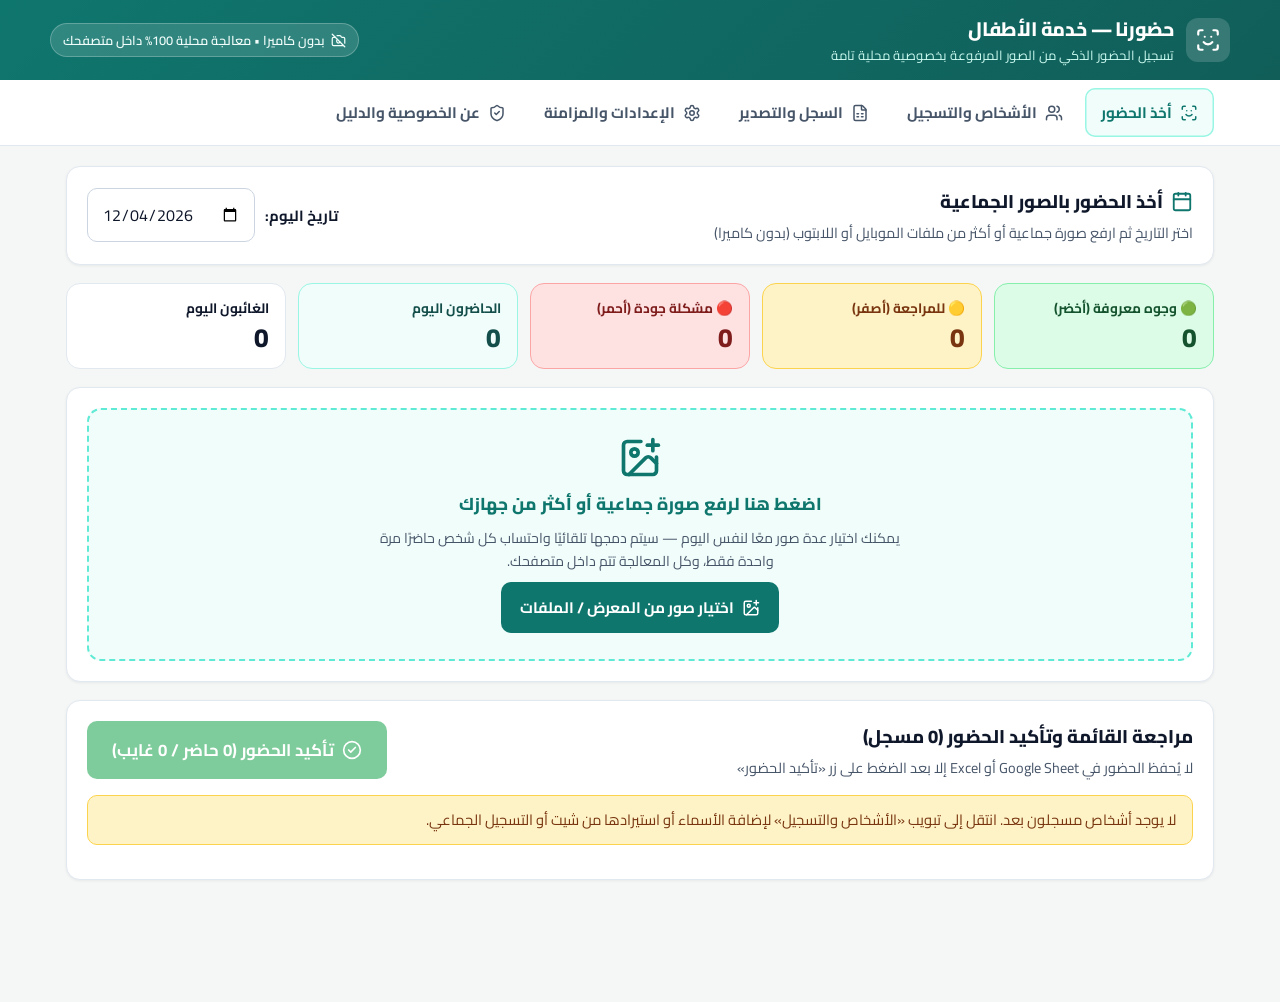
<file: index.html>
<!doctype html>
<html lang="ar">
  <head>
    <meta charset="utf-8" />
    <meta http-equiv="refresh" content="0; url=./face-attendance-ready-site/" />
    <script>window.location.replace("./face-attendance-ready-site/");</script>
  </head>
</html>
</file>
<file: face-attendance-ready-site/assets/index-1qgdQVHs.css>
:root{--bg-page:#f4f7f6;--bg-card:#fff;--bg-muted:#f8fafc;--primary:#0f766e;--primary-hover:#115e59;--primary-soft:#ccfbf1;--primary-tint:#f0fdfa;--text-main:#0f172a;--text-secondary:#475569;--text-muted:#64748b;--border:#e2e8f0;--border-strong:#cbd5e1;--green:#16a34a;--green-dark:#15803d;--green-bg:#dcfce7;--green-border:#86efac;--yellow:#d97706;--yellow-bright:#f59e0b;--yellow-bg:#fef3c7;--yellow-border:#fcd34d;--red:#dc2626;--red-dark:#b91c1c;--red-bg:#fee2e2;--red-border:#fca5a5;--radius-sm:10px;--radius-md:14px;--radius-lg:20px;--shadow-sm:0 1px 3px #0f172a0f;--shadow-md:0 6px 20px #0f172a14;--shadow-lg:0 16px 40px #0f172a29}*,:before,:after{box-sizing:border-box}html,body{background-color:var(--bg-page);color:var(--text-main);-webkit-tap-highlight-color:transparent;direction:rtl;margin:0;padding:0;font-family:Cairo,Segoe UI,Geeza Pro,Noto Sans Arabic,Tahoma,sans-serif;line-height:1.6}button,input,select,textarea{font-family:inherit;font-size:1rem}.app-shell{flex-direction:column;min-height:100vh;padding-bottom:84px;display:flex}.top-header{color:#fff;box-shadow:var(--shadow-sm);background:linear-gradient(135deg,#0f766e 0%,#115e59 100%);padding:14px 20px}.header-inner{flex-wrap:wrap;justify-content:space-between;align-items:center;gap:12px;max-width:1180px;margin:0 auto;display:flex}.brand-box{align-items:center;gap:12px;display:flex}.brand-icon{background:#ffffff29;border-radius:12px;flex-shrink:0;justify-content:center;align-items:center;width:44px;height:44px;display:flex}.brand-title{letter-spacing:-.01em;margin:0;font-size:1.22rem;font-weight:800}.brand-subtitle{color:#ccfbf1;margin:0;font-size:.82rem}.privacy-pill{color:#f0fdfa;background:#ffffff24;border:1px solid #ffffff3d;border-radius:999px;align-items:center;gap:6px;padding:6px 12px;font-size:.8rem;font-weight:600;display:inline-flex}.desktop-nav{background:var(--bg-card);border-bottom:1px solid var(--border);z-index:30;position:sticky;top:0}.desktop-nav-inner{gap:6px;max-width:1180px;margin:0 auto;padding:8px 16px;display:flex;overflow-x:auto}.nav-tab{border-radius:var(--radius-sm);color:var(--text-secondary);cursor:pointer;white-space:nowrap;background:0 0;border:none;align-items:center;gap:8px;padding:10px 16px;font-size:.95rem;font-weight:700;transition:all .15s;display:inline-flex}.nav-tab:hover{background:var(--bg-muted);color:var(--primary)}.nav-tab.active{background:var(--primary-tint);color:var(--primary);box-shadow:inset 0 0 0 1.5px #99f6e4}.nav-badge{background:var(--primary);color:#fff;border-radius:999px;padding:1px 7px;font-size:.74rem;font-weight:700}.mobile-bottom-nav{display:none}@media (max-width:768px){.desktop-nav{display:none}.mobile-bottom-nav{background:var(--bg-card);border-top:1px solid var(--border);z-index:45;padding:4px 4px env(safe-area-inset-bottom,6px);grid-template-columns:repeat(5,1fr);display:grid;position:fixed;bottom:0;left:0;right:0;box-shadow:0 -4px 16px #0f172a14}.mobile-nav-btn{color:var(--text-muted);cursor:pointer;background:0 0;border:none;border-radius:10px;flex-direction:column;justify-content:center;align-items:center;gap:2px;padding:7px 2px;font-size:.72rem;font-weight:700;display:flex}.mobile-nav-btn.active{color:var(--primary);background:var(--primary-tint)}.privacy-pill{padding:4px 10px;font-size:.74rem}}.main-container{flex:1;width:100%;max-width:1180px;margin:0 auto;padding:20px 16px}.card{background:var(--bg-card);border:1px solid var(--border);border-radius:var(--radius-md);box-shadow:var(--shadow-sm);margin-bottom:18px;padding:20px}.card-header{flex-wrap:wrap;justify-content:space-between;align-items:center;gap:12px;margin-bottom:16px;display:flex}.card-title{color:var(--text-main);align-items:center;gap:8px;margin:0;font-size:1.15rem;font-weight:800;display:flex}.card-subtitle{color:var(--text-secondary);margin:4px 0 0;font-size:.9rem}.btn{border-radius:var(--radius-sm);cursor:pointer;border:1.5px solid #0000;justify-content:center;align-items:center;gap:8px;min-height:46px;padding:10px 18px;font-size:.95rem;font-weight:700;text-decoration:none;transition:all .15s;display:inline-flex}.btn:disabled{opacity:.55;cursor:not-allowed}.btn-primary{background:var(--primary);color:#fff}.btn-primary:hover:not(:disabled){background:var(--primary-hover)}.btn-success{background:var(--green);color:#fff}.btn-success:hover:not(:disabled){background:var(--green-dark)}.btn-secondary{background:var(--bg-card);color:var(--text-main);border-color:var(--border-strong)}.btn-secondary:hover:not(:disabled){background:var(--bg-muted);border-color:var(--primary);color:var(--primary)}.btn-soft{background:var(--primary-tint);color:var(--primary);border-color:#99f6e4}.btn-soft:hover:not(:disabled){background:var(--primary-soft)}.btn-danger{background:var(--red-bg);color:var(--red-dark);border-color:var(--red-border)}.btn-danger:hover:not(:disabled){background:var(--red);color:#fff}.btn-sm{min-height:36px;padding:6px 12px;font-size:.85rem}.btn-lg{min-height:54px;padding:12px 24px;font-size:1.05rem}.btn-block{width:100%}.form-group{margin-bottom:14px}.form-label{color:var(--text-main);margin-bottom:6px;font-size:.92rem;font-weight:700;display:block}.form-hint{color:var(--text-muted);margin-top:4px;font-size:.82rem}.input,.select,.textarea{border:1.5px solid var(--border-strong);border-radius:var(--radius-sm);width:100%;min-height:46px;color:var(--text-main);background:#fff;padding:10px 14px;transition:border-color .15s}.input:focus,.select:focus,.textarea:focus{border-color:var(--primary);outline:none;box-shadow:0 0 0 3px #0f766e24}.textarea{resize:vertical;min-height:120px}.upload-dropzone{background:var(--primary-tint);border-radius:var(--radius-md);text-align:center;cursor:pointer;border:2px dashed #5eead4;flex-direction:column;align-items:center;gap:10px;padding:26px 18px;transition:all .18s;display:flex}.upload-dropzone:hover{border-color:var(--primary);background:#e6fffa}.upload-dropzone input[type=file]{display:none}.summary-grid{grid-template-columns:repeat(auto-fit,minmax(140px,1fr));gap:12px;margin-bottom:18px;display:grid}.stat-card{border-radius:var(--radius-md);border:1.5px solid var(--border);background:var(--bg-card);flex-direction:column;gap:4px;padding:14px 16px;display:flex}.stat-card.green{background:var(--green-bg);border-color:var(--green-border);color:#14532d}.stat-card.yellow{background:var(--yellow-bg);border-color:var(--yellow-border);color:#78350f}.stat-card.red{background:var(--red-bg);border-color:var(--red-border);color:#7f1d1d}.stat-card.teal{background:var(--primary-tint);color:#134e4a;border-color:#99f6e4}.stat-value{font-size:1.65rem;font-weight:800;line-height:1.15}.stat-label{font-size:.85rem;font-weight:700}.badge{white-space:nowrap;border-radius:999px;align-items:center;gap:5px;padding:4px 10px;font-size:.8rem;font-weight:700;display:inline-flex}.badge-green{background:var(--green-bg);color:var(--green-dark);border:1px solid var(--green-border)}.badge-yellow{background:var(--yellow-bg);color:#92400e;border:1px solid var(--yellow-border)}.badge-red{background:var(--red-bg);color:var(--red-dark);border:1px solid var(--red-border)}.badge-gray{color:#475569;background:#f1f5f9;border:1px solid #cbd5e1}.photo-viewer-wrapper{border-radius:var(--radius-md);background:#0f172a;border:2px solid #1e293b;max-height:76vh;position:relative;overflow:auto}.photo-stage{-webkit-user-select:none;user-select:none;margin:0 auto;line-height:0;position:relative}.photo-stage img{width:100%;height:auto;display:block}.face-frame-btn{cursor:pointer;z-index:5;background:#ffffff0a;border-style:solid;border-width:3.5px;border-radius:8px;margin:0;padding:0;transition:transform .12s,box-shadow .12s,opacity .15s;position:absolute}.face-frame-btn:hover{z-index:20;outline:none;transform:scale(1.04)}.face-frame-btn:focus-visible{z-index:20;outline:none;transform:scale(1.04)}.face-frame-btn.status-green{border-color:#22c55e;box-shadow:0 0 0 2px #0000008c,inset 0 0 0 1px #fff6}.face-frame-btn.status-yellow{border-color:#fbbf24;box-shadow:0 0 0 2px #000000a6,0 0 12px #fbbf2473}.face-frame-btn.status-red{border-color:#ef4444;box-shadow:0 0 0 2px #000000a6,0 0 12px #ef444473}.face-frame-btn.status-ignored{opacity:.5;border-style:dashed;border-color:#94a3b8}.face-frame-btn.dimmed{opacity:.18;pointer-events:none}.face-frame-label{white-space:nowrap;text-overflow:ellipsis;pointer-events:none;border-radius:6px;max-width:190px;padding:2px 8px;font-size:.76rem;font-weight:800;line-height:1.35;position:absolute;bottom:calc(100% + 4px);right:50%;overflow:hidden;transform:translate(50%);box-shadow:0 2px 6px #00000073}.face-frame-btn.label-bottom .face-frame-label{top:calc(100% + 4px);bottom:auto}.status-green .face-frame-label{color:#fff;background:#15803d}.status-yellow .face-frame-label{color:#0f172a;background:#f59e0b}.status-red .face-frame-label{color:#fff;background:#dc2626}.status-ignored .face-frame-label{color:#fff;background:#475569}.photo-tabs{gap:10px;margin-bottom:12px;padding-bottom:10px;display:flex;overflow-x:auto}.photo-tab-btn{border-radius:var(--radius-sm);border:1.5px solid var(--border-strong);background:var(--bg-card);cursor:pointer;white-space:nowrap;align-items:center;gap:8px;padding:8px 14px;font-weight:700;display:inline-flex}.photo-tab-btn.active{border-color:var(--primary);background:var(--primary-tint);color:var(--primary)}.people-grid{grid-template-columns:repeat(auto-fill,minmax(275px,1fr));gap:14px;display:grid}.person-card{background:var(--bg-card);border:1.5px solid var(--border);border-radius:var(--radius-md);align-items:center;gap:12px;padding:14px;transition:border-color .15s;display:flex}.person-card:hover{border-color:#99f6e4}.avatar-circle{object-fit:cover;background:var(--primary-tint);width:56px;height:56px;color:var(--primary);border:2px solid #99f6e4;border-radius:50%;flex-shrink:0;justify-content:center;align-items:center;font-size:1.2rem;font-weight:800;display:flex}.group-faces-grid{grid-template-columns:repeat(auto-fill,minmax(235px,1fr));gap:16px;display:grid}.group-face-card{background:var(--bg-card);border:1.5px solid var(--border);border-radius:var(--radius-md);flex-direction:column;gap:10px;padding:14px;display:flex}.group-face-card.has-warning{border-color:var(--yellow-border);background:#fffbeb}.group-face-card.is-linked{border-color:var(--green-border);background:#f0fdf4}.group-face-thumb{object-fit:cover;border:2px solid var(--border);border-radius:14px;width:96px;height:96px;margin:0 auto}.progress-box{background:var(--primary-tint);border-radius:var(--radius-md);border:1.5px solid #99f6e4;margin-bottom:16px;padding:16px}.progress-track{background:#e2e8f0;border-radius:999px;width:100%;height:12px;margin-top:8px;overflow:hidden}.progress-fill{background:linear-gradient(90deg,#0f766e,#14b8a6);border-radius:999px;height:100%;transition:width .25s}.alert{border-radius:var(--radius-sm);border:1px solid #0000;align-items:flex-start;gap:10px;margin-bottom:14px;padding:12px 16px;font-size:.92rem;display:flex}.alert-info{color:#1e3a8a;background:#eff6ff;border-color:#bfdbfe}.alert-warning{background:var(--yellow-bg);border-color:var(--yellow-border);color:#78350f}.alert-danger{background:var(--red-bg);border-color:var(--red-border);color:#7f1d1d}.alert-success{background:var(--green-bg);border-color:var(--green-border);color:#14532d}.modal-backdrop{-webkit-backdrop-filter:blur(3px);backdrop-filter:blur(3px);z-index:100;background:#0f172a99;justify-content:center;align-items:center;padding:16px;display:flex;position:fixed;top:0;bottom:0;left:0;right:0}.modal-panel{background:var(--bg-card);border-radius:var(--radius-lg);width:100%;max-width:560px;max-height:90vh;box-shadow:var(--shadow-lg);padding:22px;animation:.16s ease-out modalFadeIn;overflow-y:auto}.modal-panel.modal-lg{max-width:760px}@keyframes modalFadeIn{0%{opacity:0;transform:translateY(10px)scale(.98)}to{opacity:1;transform:translateY(0)scale(1)}}.toast-container{z-index:150;pointer-events:none;flex-direction:column;gap:8px;width:min(92vw,440px);display:flex;position:fixed;top:18px;left:50%;transform:translate(-50%)}.toast-item{pointer-events:auto;border-radius:var(--radius-sm);box-shadow:var(--shadow-md);color:#fff;background:#0f172a;justify-content:space-between;align-items:center;gap:10px;padding:12px 16px;font-size:.92rem;font-weight:700;display:flex}.toast-item.success{background:#15803d}.toast-item.error{background:#b91c1c}.toast-item.warning{background:#b45309}.attendance-row{border:1.5px solid var(--border);border-radius:var(--radius-sm);background:var(--bg-card);flex-wrap:wrap;justify-content:space-between;align-items:center;gap:12px;margin-bottom:8px;padding:12px 14px;display:flex}.attendance-row.present{border-color:var(--green-border);background:#f0fdf4}.attendance-row.absent{border-color:var(--border);background:#fff}.code-block{text-align:left;color:#e2e8f0;border-radius:var(--radius-sm);direction:ltr;background:#0f172a;max-height:340px;padding:14px;font-family:ui-monospace,SFMono-Regular,Menlo,Monaco,Consolas,monospace;font-size:.82rem;overflow-x:auto}.model-loader-overlay{z-index:120;background:#f4f7f6f0;justify-content:center;align-items:center;padding:20px;display:flex;position:fixed;top:0;bottom:0;left:0;right:0}.flex-row-wrap{flex-wrap:wrap;align-items:center;gap:10px;display:flex}.grid-2{grid-template-columns:repeat(auto-fit,minmax(260px,1fr));gap:16px;display:grid}
</file>
